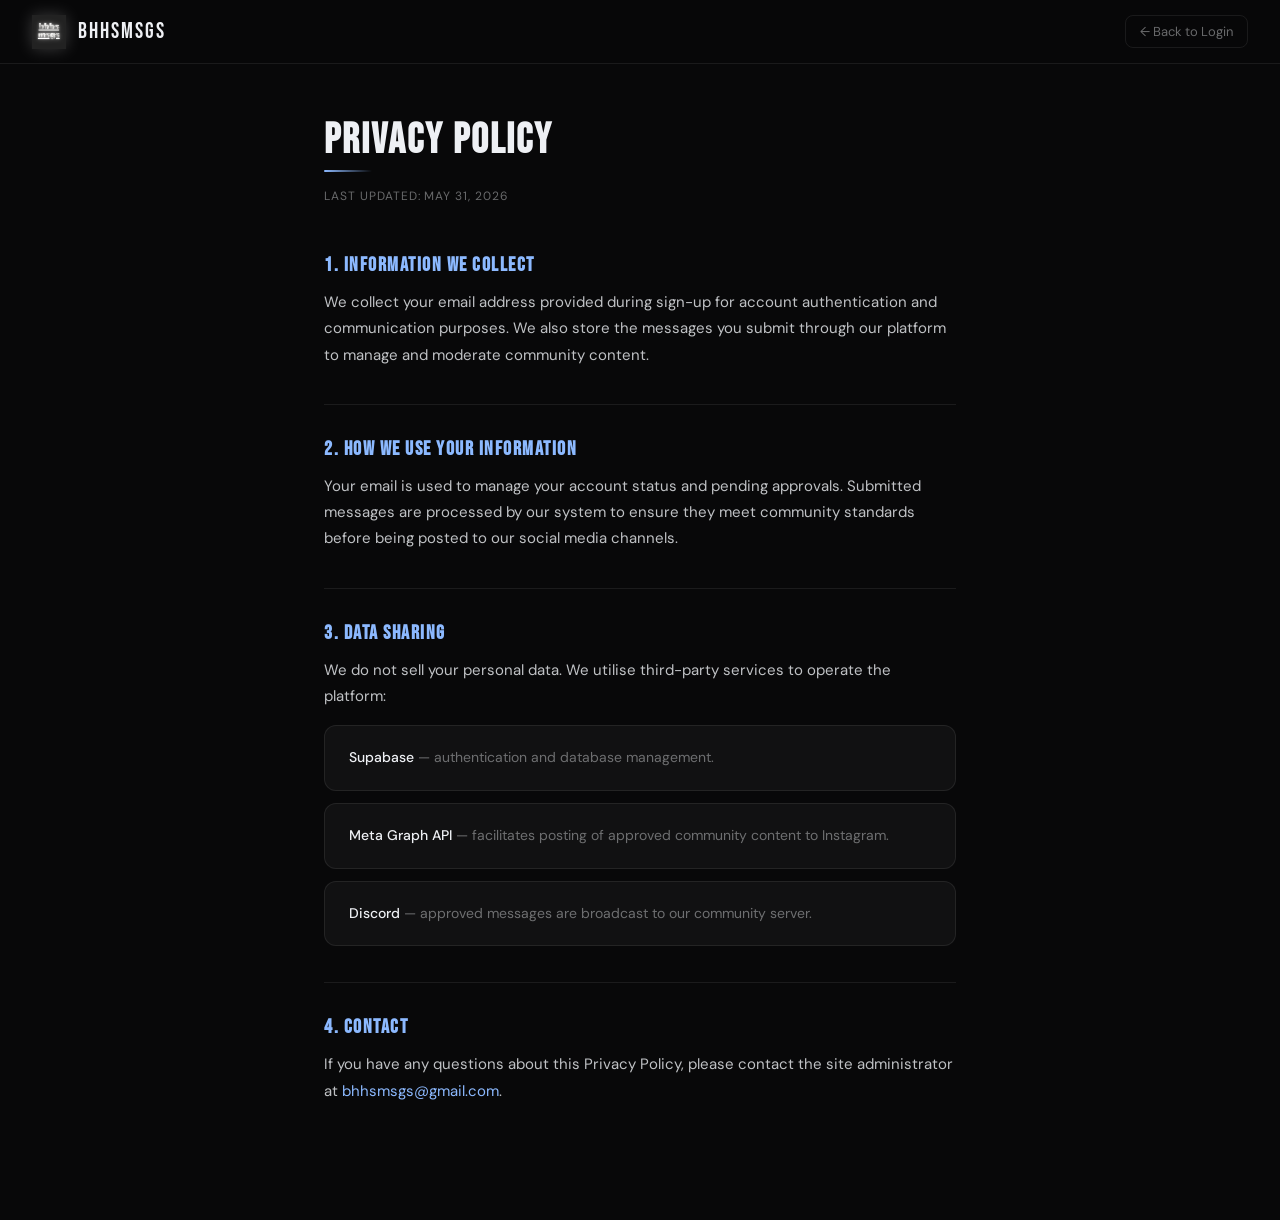
<file: privacy.html>
<!DOCTYPE html>
<html lang="en">
<head>
  <meta charset="UTF-8">
  <meta name="viewport" content="width=device-width, initial-scale=1.0">
  <title>bhhsmsgs — Privacy Policy</title>
  <link rel="preconnect" href="https://fonts.googleapis.com">
  <link href="https://fonts.googleapis.com/css2?family=Bebas+Neue&family=DM+Sans:ital,wght@0,300;0,400;0,500;1,300&display=swap" rel="stylesheet">
  <style>
    *, *::before, *::after { box-sizing: border-box; margin: 0; padding: 0; }
    :root {
      --bg: #080809;
      --surface: rgba(255,255,255,0.04);
      --border: rgba(255,255,255,0.08);
      --accent: #8cb9ff;
      --text: #eef0f4;
      --muted: rgba(238,240,244,0.42);
    }
    body {
      background: var(--bg);
      color: var(--text);
      font-family: 'DM Sans', sans-serif;
      min-height: 100vh;
    }

    nav {
      display: flex; align-items: center; justify-content: space-between;
      padding: 0 32px; height: 64px;
      border-bottom: 1px solid var(--border);
      background: rgba(8,8,9,0.9); backdrop-filter: blur(12px);
      position: sticky; top: 0; z-index: 10;
    }
    .nav-logo { display: flex; align-items: center; gap: 12px; text-decoration: none; }
    .nav-logo img { width: 34px; height: 34px; object-fit: contain; filter: drop-shadow(0 0 8px rgba(255,255,255,0.2)); }
    .nav-logo span { font-family: 'Bebas Neue', sans-serif; font-size: 22px; letter-spacing: 2px; color: var(--text); }
    .back-link {
      font-size: 13px; color: var(--muted); text-decoration: none;
      border: 1px solid var(--border); border-radius: 8px; padding: 7px 14px;
      transition: color 0.2s, border-color 0.2s;
    }
    .back-link:hover { color: var(--text); border-color: rgba(255,255,255,0.2); }

    .page { max-width: 680px; margin: 0 auto; padding: 56px 24px 80px; }

    .page-header { margin-bottom: 48px; }
    .page-header h1 { font-family: 'Bebas Neue', sans-serif; font-size: 42px; letter-spacing: 2px; line-height: 1; margin-bottom: 8px; }
    .accent-line { height: 2px; background: linear-gradient(90deg, var(--accent) 0%, transparent 100%); border-radius: 2px; width: 48px; margin-bottom: 12px; }
    .date-tag { font-size: 12px; color: var(--muted); letter-spacing: 0.08em; text-transform: uppercase; }

    .section { margin-bottom: 36px; }
    .section h2 {
      font-family: 'Bebas Neue', sans-serif; font-size: 20px; letter-spacing: 1.5px;
      color: var(--accent); margin-bottom: 12px;
    }
    .section p { font-size: 15px; line-height: 1.75; color: rgba(238,240,244,0.8); }

    .divider { height: 1px; background: var(--border); margin: 32px 0; }

    .card {
      background: var(--surface); border: 1px solid var(--border); border-radius: 12px;
      padding: 20px 24px; margin-top: 12px;
    }
    .card p { font-size: 14px; color: var(--muted); line-height: 1.7; }
    .card strong { color: var(--text); font-weight: 500; }
  </style>
</head>
<body>

  <nav>
    <a class="nav-logo" href="index.html">
      <img src="bhhsmsgs_logo.png" alt="logo">
      <span>bhhsmsgs</span>
    </a>
    <a class="back-link" href="index.html">← Back to Login</a>
  </nav>

  <div class="page">
    <div class="page-header">
      <h1>Privacy Policy</h1>
      <div class="accent-line"></div>
      <span class="date-tag">Last updated: May 31, 2026</span>
    </div>

    <div class="section">
      <h2>1. Information We Collect</h2>
      <p>We collect your email address provided during sign-up for account authentication and communication purposes. We also store the messages you submit through our platform to manage and moderate community content.</p>
    </div>

    <div class="divider"></div>

    <div class="section">
      <h2>2. How We Use Your Information</h2>
      <p>Your email is used to manage your account status and pending approvals. Submitted messages are processed by our system to ensure they meet community standards before being posted to our social media channels.</p>
    </div>

    <div class="divider"></div>

    <div class="section">
      <h2>3. Data Sharing</h2>
      <p>We do not sell your personal data. We utilise third-party services to operate the platform:</p>
      <div class="card" style="margin-top:16px;">
        <p><strong>Supabase</strong> — authentication and database management.</p>
      </div>
      <div class="card">
        <p><strong>Meta Graph API</strong> — facilitates posting of approved community content to Instagram.</p>
      </div>
      <div class="card">
        <p><strong>Discord</strong> — approved messages are broadcast to our community server.</p>
      </div>
    </div>

    <div class="divider"></div>

    <div class="section">
      <h2>4. Contact</h2>
      <p>If you have any questions about this Privacy Policy, please contact the site administrator at <span style="color:var(--accent);">bhhsmsgs@gmail.com</span>.</p>
    </div>
  </div>

</body>
</html>
</file>
